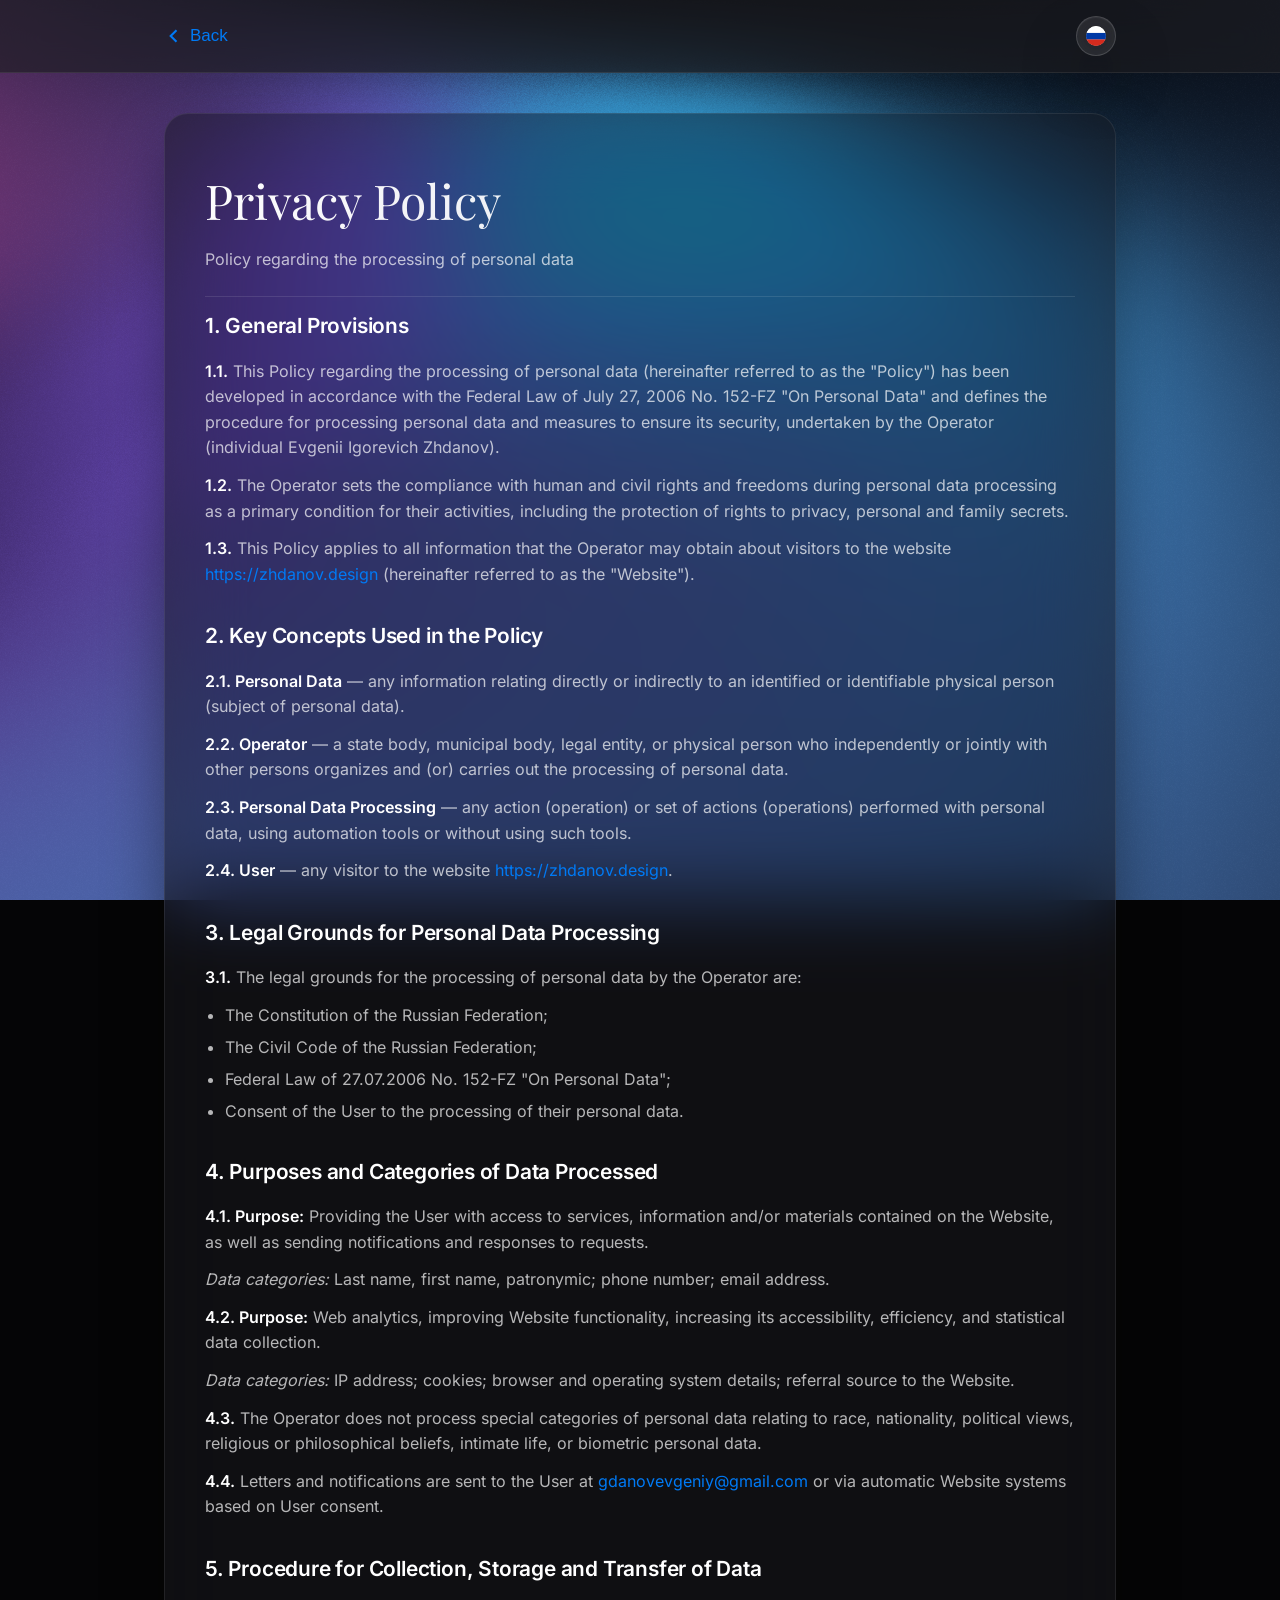
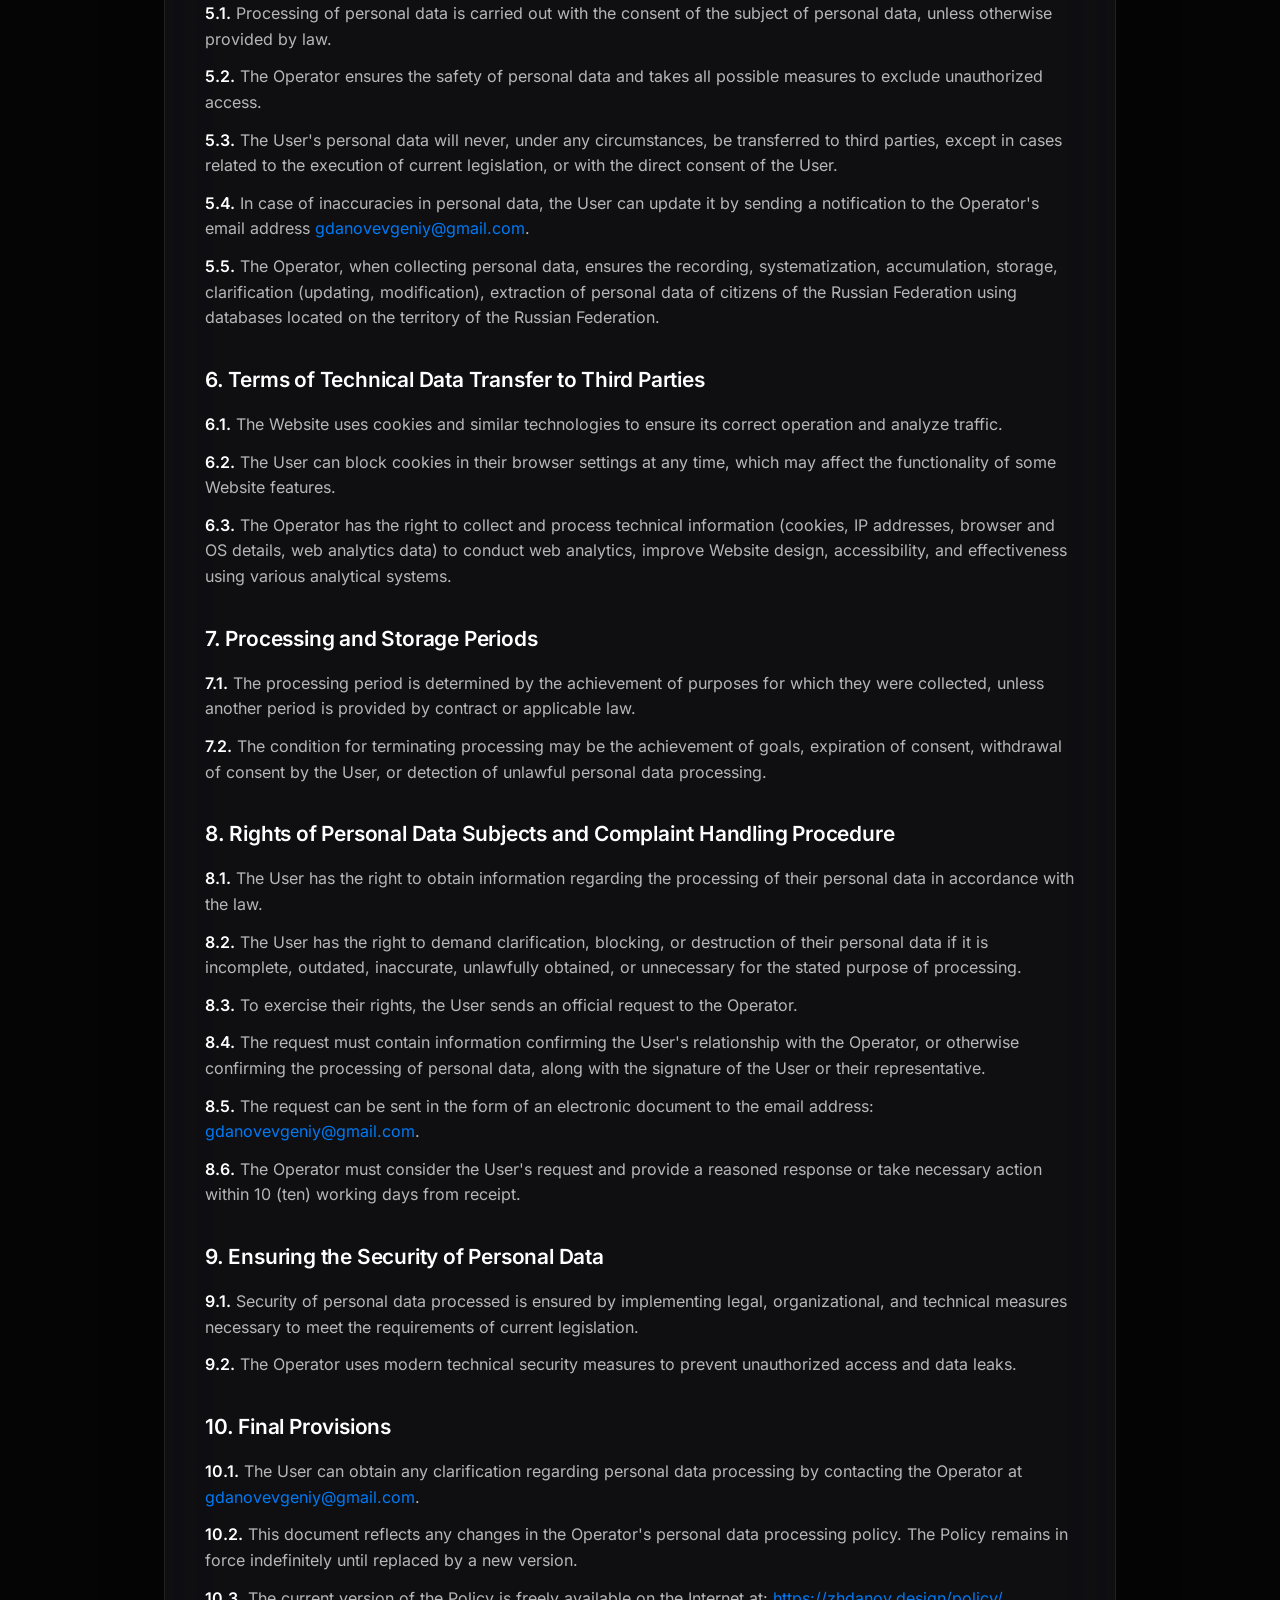
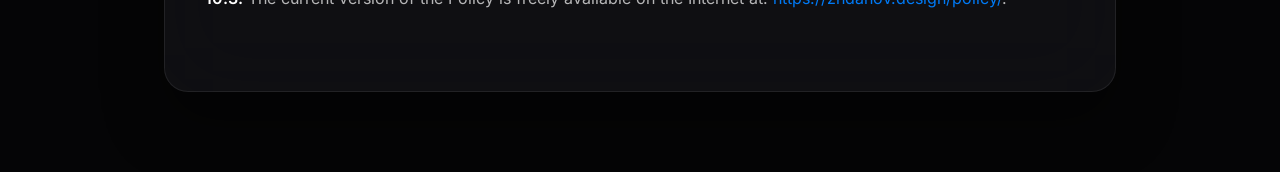
<file: policy/index.html>
<!DOCTYPE html>
<html lang="ru">

<head>
    <meta charset="UTF-8">
    <meta name="viewport" content="width=device-width, initial-scale=1.0, viewport-fit=cover">
    <meta name="description" content="Privacy Policy | Evgenii Zhdanov">
    <title>Privacy Policy | Evgenii Zhdanov</title>
    <link rel="icon" type="image/png" href="../favicon.png">
    
    <!-- Core Styles from Parent and Local Styles -->
    <link rel="stylesheet" href="../fonts.css">
    <link rel="stylesheet" href="../style.css?v=1.5">
    <link rel="stylesheet" href="./style.css">
</head>

<body class="lang-ru">
    <!-- WebGL Shader Background -->
    <canvas id="shader-bg"></canvas>

    <!-- CSS Fallback Background (shown if WebGL unavailable) -->
    <div class="gradient-bg">
        <div class="gradient-orb gradient-orb-1"></div>
        <div class="gradient-orb gradient-orb-2"></div>
        <div class="gradient-orb gradient-orb-3"></div>
        <div class="gradient-orb gradient-orb-4"></div>
    </div>

    <!-- Navigation Header -->
    <header class="policy-header">
        <div class="header-container">
            <a href="/" class="back-btn">
                <span class="back-icon">
                    <svg viewBox="0 0 24 24" fill="none" stroke="currentColor" stroke-width="2.5">
                        <path d="M15 19l-7-7 7-7" />
                    </svg>
                </span>
                <span class="back-label" data-i18n="back">Back</span>
            </a>
            
            <button class="lang-btn" aria-label="Switch Language">
                <span class="lang-icon">
                    <!-- Ru Flag (Default target) -->
                    <svg viewBox="0 0 24 24" fill="none" xmlns="http://www.w3.org/2000/svg">
                        <rect width="24" height="24" rx="12" fill="#F5F5F5" />
                        <path d="M24 16C24 20.4183 20.4183 24 16 24H8C3.58172 24 0 20.4183 0 16V16H24V16Z" fill="#D52B1E" />
                        <path d="M24 8H0V16H24V8Z" fill="#0039A6" />
                        <path d="M0 8C0 3.58172 3.58172 0 8 0H16C20.4183 0 24 3.58172 24 8V8H0V8Z" fill="white" />
                    </svg>
                </span>
            </button>
        </div>
    </header>

    <!-- Content Card -->
    <main class="policy-main">
        <article class="policy-card">
            
            <!-- RUSSIAN VERSION -->
            <div lang="ru" class="policy-content">
                <h1>Политика конфиденциальности</h1>
                <p class="policy-subtitle">Политика в отношении обработки персональных данных</p>
                
                <section>
                    <h2>1. Общие положения</h2>
                    <p><strong>1.1.</strong> Настоящая Политика в отношении обработки персональных данных (далее — «Политика») разработана в соответствии с Федеральным законом от 27.07.2006 № 152-ФЗ «О персональных данных» и определяет порядок обработки персональных данных и меры по обеспечению их безопасности, предпринимаемые Оператором (физическим лицом Ждановым Евгением Игоревичем).</p>
                    <p><strong>1.2.</strong> Оператор ставит важнейшей целью и условием осуществления своей деятельности соблюдение прав и свобод человека и гражданина при обработке его персональных данных, в том числе защиты прав на неприкосновенность частной жизни, личную и семейную тайну.</p>
                    <p><strong>1.3.</strong> Настоящая Политика применяется ко всей информации, которую Оператор может получить о посетителях веб-сайта <a href="https://zhdanov.design">https://zhdanov.design</a> (далее — «Сайт»).</p>
                </section>

                <section>
                    <h2>2. Основные понятия, используемые в Политике</h2>
                    <p><strong>2.1. Персональные данные</strong> — любая информация, относящаяся к прямо или косвенно определенному или определяемому физическому лицу (субъекту персональных данных).</p>
                    <p><strong>2.2. Оператор</strong> — государственный орган, муниципальный орган, юридическое или физическое лицо, самостоятельно или совместно с другими лицами организующие и (или) осуществляющие обработку персональных данных.</p>
                    <p><strong>2.3. Обработка персональных данных</strong> — любое действие (операция) или совокупность действий (операций), совершаемых с использованием средств автоматизации или без использования таких средств с персональными данными.</p>
                    <p><strong>2.4. Пользователь</strong> — любой посетитель веб-сайта <a href="https://zhdanov.design">https://zhdanov.design</a>.</p>
                </section>

                <section>
                    <h2>3. Правовые основания обработки персональных данных</h2>
                    <p><strong>3.1.</strong> Правовыми основаниями обработки персональных данных Оператором являются:</p>
                    <ul>
                        <li>Конституция Российской Федерации;</li>
                        <li>Гражданский кодекс Российской Федерации;</li>
                        <li>Федеральный закон от 27.07.2006 № 152-ФЗ «О персональных данных»;</li>
                        <li>Согласие Пользователя на обработку его персональных данных.</li>
                    </ul>
                </section>

                <section>
                    <h2>4. Цели и категории обрабатываемых данных</h2>
                    <p><strong>4.1. Цель:</strong> Предоставление доступа Пользователю к сервисам, информации и/или материалам, содержащимся на Сайте, а также направление уведомлений и ответов на запросы.</p>
                    <p><em>Категории данных:</em> Фамилия, имя, отчество; номер телефона; адрес электронной почты (email).</p>
                    <p><strong>4.2. Цель:</strong> Проведение веб-аналитики, улучшение работы Сайта, повышение его доступности, эффективности и сбор статистических данных.</p>
                    <p><em>Категории данных:</em> IP-адрес; файлы cookie; сведения о браузере и операционной системе; источник перехода на Сайт.</p>
                    <p><strong>4.3.</strong> Оператор не осуществляет обработку специальных категорий персональных данных, касающихся расовой, национальной принадлежности, политических взглядов, религиозных или философских убеждений, интимной жизни, а также биометрических персональных данных.</p>
                    <p><strong>4.4.</strong> Направление Пользователю писем и уведомлений осуществляется на адрес электронной почты <a href="mailto:gdanovevgeniy@gmail.com">gdanovevgeniy@gmail.com</a> или автоматическими сервисами Сайта на основании согласия Пользователя.</p>
                </section>

                <section>
                    <h2>5. Порядок сбора, хранения и передачи данных</h2>
                    <p><strong>5.1.</strong> Обработка персональных данных осуществляется с согласия субъекта персональных данных на обработку его персональных данных, если иное не предусмотрено законодательством РФ.</p>
                    <p><strong>5.2.</strong> Оператор обеспечивает сохранность персональных данных и принимает все возможные меры, исключающие доступ к персональным данным неуполномоченных лиц.</p>
                    <p><strong>5.3.</strong> Персональные данные Пользователя никогда, ни при каких условиях не будут переданы третьим лицам, за исключением случаев, связанных с исполнением действующего законодательства, либо при наличии прямого согласия Пользователя.</p>
                    <p><strong>5.4.</strong> В случае выявления неточностей в персональных данных, Пользователь может актуализировать их самостоятельно, путем направления Оператору уведомления на адрес электронной почты <a href="mailto:gdanovevgeniy@gmail.com">gdanovevgeniy@gmail.com</a>.</p>
                    <p><strong>5.5.</strong> Оператор при сборе персональных данных обеспечивает запись, систематизацию, накопление, хранение, уточнение (обновление, изменение), извлечение персональных данных граждан Российской Федерации с использованием баз данных, находящихся на территории Российской Федерации.</p>
                </section>

                <section>
                    <h2>6. Условия передачи технических данных третьим лицам</h2>
                    <p><strong>6.1.</strong> На Сайте используются файлы cookie и аналогичные технологии для обеспечения его корректной работы и анализа посещаемости.</p>
                    <p><strong>6.2.</strong> Пользователь может в любой момент изменить настройки своего браузера, чтобы заблокировать файлы cookie, однако это может повлиять на работоспособность некоторых функций Сайта.</p>
                    <p><strong>6.3.</strong> Оператор вправе осуществлять сбор и обработку технической информации (файлов cookie, IP-адресов, данных о браузере и операционной системе, данных веб-аналитики) с целью проведения веб-аналитики, улучшения работы Сайта, повышения его доступности и эффективности с использованием различных систем аналитики.</p>
                </section>

                <section>
                    <h2>7. Сроки обработки и хранения</h2>
                    <p><strong>7.1.</strong> Срок обработки персональных данных определяется достижением целей, для которых они были собраны, если иной срок не предусмотрен договором или действующим законодательством.</p>
                    <p><strong>7.2.</strong> Условием прекращения обработки персональных данных может являться достижение целей обработки персональных данных, истечение срока действия согласия или отзыв согласия Пользователем, а также выявление неправомерной обработки персональных данных.</p>
                </section>

                <section>
                    <h2>8. Права субъектов персональных данных и порядок рассмотрения обращений</h2>
                    <p><strong>8.1.</strong> Пользователь имеет право на получение информации, касающейся обработки его персональных данных, в соответствии с ФЗ № 152 «О персональных данных».</p>
                    <p><strong>8.2.</strong> Пользователь имеет право требовать от Оператора уточнения его персональных данных, их блокирования или уничтожения в случае, если персональные данные являются неполными, устаревшими, неточными, незаконно полученными или не являются необходимыми для заявленной цели обработки.</p>
                    <p><strong>8.3.</strong> Для реализации своих прав Пользователь направляет Оператору официальный запрос.</p>
                    <p><strong>8.4.</strong> Запрос должен содержать сведения, подтверждающие участие Пользователя в отношениях с Оператором, либо сведения, иным образом подтверждающие факт обработки персональных данных Оператором, подпись Пользователя или его представителя.</p>
                    <p><strong>8.5.</strong> Запрос может быть направлен в форме электронного документа на адрес электронной почты: <a href="mailto:gdanovevgeniy@gmail.com">gdanovevgeniy@gmail.com</a>.</p>
                    <p><strong>8.6.</strong> Оператор обязан рассмотреть запрос Пользователя, дать мотивированный ответ или принять необходимые меры в течение 10 (десяти) рабочих дней со дня получения такого запроса.</p>
                </section>

                <section>
                    <h2>9. Обеспечение безопасности персональных данных</h2>
                    <p><strong>9.1.</strong> Безопасность персональных данных, обрабатываемых Оператором, обеспечивается путем реализации правовых, организационных и технических мер, необходимых для выполнения в полном объеме требований действующего законодательства в области защиты персональных данных.</p>
                    <p><strong>9.2.</strong> Оператор применяет современные технические методы защиты для предотвращения несанкционированного доступа и утечек информации.</p>
                </section>

                <section>
                    <h2>10. Заключительные положения</h2>
                    <p><strong>10.1.</strong> Пользователь может получить любые разъяснения по интересующим вопросам, касающимся обработки его персональных данных, обратившись к Оператору с помощью электронной почты <a href="mailto:gdanovevgeniy@gmail.com">gdanovevgeniy@gmail.com</a>.</p>
                    <p><strong>10.2.</strong> Настоящий документ отражает любые изменения политики обработки персональных данных Оператором. Политика действует бессрочно до замены ее новой версией.</p>
                    <p><strong>10.3.</strong> Действующая версия Политики в свободном доступе расположена в сети Интернет по адресу: <a href="https://zhdanov.design/policy/">https://zhdanov.design/policy/</a>.</p>
                </section>
            </div>

            <!-- ENGLISH VERSION -->
            <div lang="en" class="policy-content">
                <h1>Privacy Policy</h1>
                <p class="policy-subtitle">Policy regarding the processing of personal data</p>
                
                <section>
                    <h2>1. General Provisions</h2>
                    <p><strong>1.1.</strong> This Policy regarding the processing of personal data (hereinafter referred to as the "Policy") has been developed in accordance with the Federal Law of July 27, 2006 No. 152-FZ "On Personal Data" and defines the procedure for processing personal data and measures to ensure its security, undertaken by the Operator (individual Evgenii Igorevich Zhdanov).</p>
                    <p><strong>1.2.</strong> The Operator sets the compliance with human and civil rights and freedoms during personal data processing as a primary condition for their activities, including the protection of rights to privacy, personal and family secrets.</p>
                    <p><strong>1.3.</strong> This Policy applies to all information that the Operator may obtain about visitors to the website <a href="https://zhdanov.design">https://zhdanov.design</a> (hereinafter referred to as the "Website").</p>
                </section>

                <section>
                    <h2>2. Key Concepts Used in the Policy</h2>
                    <p><strong>2.1. Personal Data</strong> — any information relating directly or indirectly to an identified or identifiable physical person (subject of personal data).</p>
                    <p><strong>2.2. Operator</strong> — a state body, municipal body, legal entity, or physical person who independently or jointly with other persons organizes and (or) carries out the processing of personal data.</p>
                    <p><strong>2.3. Personal Data Processing</strong> — any action (operation) or set of actions (operations) performed with personal data, using automation tools or without using such tools.</p>
                    <p><strong>2.4. User</strong> — any visitor to the website <a href="https://zhdanov.design">https://zhdanov.design</a>.</p>
                </section>

                <section>
                    <h2>3. Legal Grounds for Personal Data Processing</h2>
                    <p><strong>3.1.</strong> The legal grounds for the processing of personal data by the Operator are:</p>
                    <ul>
                        <li>The Constitution of the Russian Federation;</li>
                        <li>The Civil Code of the Russian Federation;</li>
                        <li>Federal Law of 27.07.2006 No. 152-FZ "On Personal Data";</li>
                        <li>Consent of the User to the processing of their personal data.</li>
                    </ul>
                </section>

                <section>
                    <h2>4. Purposes and Categories of Data Processed</h2>
                    <p><strong>4.1. Purpose:</strong> Providing the User with access to services, information and/or materials contained on the Website, as well as sending notifications and responses to requests.</p>
                    <p><em>Data categories:</em> Last name, first name, patronymic; phone number; email address.</p>
                    <p><strong>4.2. Purpose:</strong> Web analytics, improving Website functionality, increasing its accessibility, efficiency, and statistical data collection.</p>
                    <p><em>Data categories:</em> IP address; cookies; browser and operating system details; referral source to the Website.</p>
                    <p><strong>4.3.</strong> The Operator does not process special categories of personal data relating to race, nationality, political views, religious or philosophical beliefs, intimate life, or biometric personal data.</p>
                    <p><strong>4.4.</strong> Letters and notifications are sent to the User at <a href="mailto:gdanovevgeniy@gmail.com">gdanovevgeniy@gmail.com</a> or via automatic Website systems based on User consent.</p>
                </section>

                <section>
                    <h2>5. Procedure for Collection, Storage and Transfer of Data</h2>
                    <p><strong>5.1.</strong> Processing of personal data is carried out with the consent of the subject of personal data, unless otherwise provided by law.</p>
                    <p><strong>5.2.</strong> The Operator ensures the safety of personal data and takes all possible measures to exclude unauthorized access.</p>
                    <p><strong>5.3.</strong> The User's personal data will never, under any circumstances, be transferred to third parties, except in cases related to the execution of current legislation, or with the direct consent of the User.</p>
                    <p><strong>5.4.</strong> In case of inaccuracies in personal data, the User can update it by sending a notification to the Operator's email address <a href="mailto:gdanovevgeniy@gmail.com">gdanovevgeniy@gmail.com</a>.</p>
                    <p><strong>5.5.</strong> The Operator, when collecting personal data, ensures the recording, systematization, accumulation, storage, clarification (updating, modification), extraction of personal data of citizens of the Russian Federation using databases located on the territory of the Russian Federation.</p>
                </section>

                <section>
                    <h2>6. Terms of Technical Data Transfer to Third Parties</h2>
                    <p><strong>6.1.</strong> The Website uses cookies and similar technologies to ensure its correct operation and analyze traffic.</p>
                    <p><strong>6.2.</strong> The User can block cookies in their browser settings at any time, which may affect the functionality of some Website features.</p>
                    <p><strong>6.3.</strong> The Operator has the right to collect and process technical information (cookies, IP addresses, browser and OS details, web analytics data) to conduct web analytics, improve Website design, accessibility, and effectiveness using various analytical systems.</p>
                </section>

                <section>
                    <h2>7. Processing and Storage Periods</h2>
                    <p><strong>7.1.</strong> The processing period is determined by the achievement of purposes for which they were collected, unless another period is provided by contract or applicable law.</p>
                    <p><strong>7.2.</strong> The condition for terminating processing may be the achievement of goals, expiration of consent, withdrawal of consent by the User, or detection of unlawful personal data processing.</p>
                </section>

                <section>
                    <h2>8. Rights of Personal Data Subjects and Complaint Handling Procedure</h2>
                    <p><strong>8.1.</strong> The User has the right to obtain information regarding the processing of their personal data in accordance with the law.</p>
                    <p><strong>8.2.</strong> The User has the right to demand clarification, blocking, or destruction of their personal data if it is incomplete, outdated, inaccurate, unlawfully obtained, or unnecessary for the stated purpose of processing.</p>
                    <p><strong>8.3.</strong> To exercise their rights, the User sends an official request to the Operator.</p>
                    <p><strong>8.4.</strong> The request must contain information confirming the User's relationship with the Operator, or otherwise confirming the processing of personal data, along with the signature of the User or their representative.</p>
                    <p><strong>8.5.</strong> The request can be sent in the form of an electronic document to the email address: <a href="mailto:gdanovevgeniy@gmail.com">gdanovevgeniy@gmail.com</a>.</p>
                    <p><strong>8.6.</strong> The Operator must consider the User's request and provide a reasoned response or take necessary action within 10 (ten) working days from receipt.</p>
                </section>

                <section>
                    <h2>9. Ensuring the Security of Personal Data</h2>
                    <p><strong>9.1.</strong> Security of personal data processed is ensured by implementing legal, organizational, and technical measures necessary to meet the requirements of current legislation.</p>
                    <p><strong>9.2.</strong> The Operator uses modern technical security measures to prevent unauthorized access and data leaks.</p>
                </section>

                <section>
                    <h2>10. Final Provisions</h2>
                    <p><strong>10.1.</strong> The User can obtain any clarification regarding personal data processing by contacting the Operator at <a href="mailto:gdanovevgeniy@gmail.com">gdanovevgeniy@gmail.com</a>.</p>
                    <p><strong>10.2.</strong> This document reflects any changes in the Operator's personal data processing policy. The Policy remains in force indefinitely until replaced by a new version.</p>
                    <p><strong>10.3.</strong> The current version of the Policy is freely available on the Internet at: <a href="https://zhdanov.design/policy/">https://zhdanov.design/policy/</a>.</p>
                </section>
            </div>

        </article>
    </main>

    <!-- Scripts -->
    <script src="../shader-bg.js?v=1.1"></script>
    <script src="./script.js"></script>
</body>

</html>
</file>
<file: fonts.css>
/* ==========================================================================
   Self-Hosted Google Fonts — SIL Open Font License
   Eliminates all external requests to fonts.googleapis.com / fonts.gstatic.com
   for full compliance with Russian 152-FZ and GDPR.
   ========================================================================== */

/* ── Cormorant Garamond ─────────────────────────────────────────────────── */

/* Cyrillic */
@font-face {
    font-family: 'Cormorant Garamond';
    font-style: normal;
    font-weight: 400;
    font-display: swap;
    src: url(assets/fonts/cg-regular-cyr.woff2) format('woff2');
    unicode-range: U+0301, U+0400-045F, U+0490-0491, U+04B0-04B1, U+2116;
}

/* Latin */
@font-face {
    font-family: 'Cormorant Garamond';
    font-style: normal;
    font-weight: 400;
    font-display: swap;
    src: url(assets/fonts/cg-regular-lat.woff2) format('woff2');
    unicode-range: U+0000-00FF, U+0131, U+0152-0153, U+02BB-02BC, U+02C6, U+02DA, U+02DC, U+0304, U+0308, U+0329, U+2000-206F, U+20AC, U+2122, U+2191, U+2193, U+2212, U+2215, U+FEFF, U+FFFD;
}

/* Cyrillic — 500 */
@font-face {
    font-family: 'Cormorant Garamond';
    font-style: normal;
    font-weight: 500;
    font-display: swap;
    src: url(assets/fonts/cg-500-cyr.woff2) format('woff2');
    unicode-range: U+0301, U+0400-045F, U+0490-0491, U+04B0-04B1, U+2116;
}

/* Latin — 500 */
@font-face {
    font-family: 'Cormorant Garamond';
    font-style: normal;
    font-weight: 500;
    font-display: swap;
    src: url(assets/fonts/cg-regular-lat.woff2) format('woff2');
    unicode-range: U+0000-00FF, U+0131, U+0152-0153, U+02BB-02BC, U+02C6, U+02DA, U+02DC, U+0304, U+0308, U+0329, U+2000-206F, U+20AC, U+2122, U+2191, U+2193, U+2212, U+2215, U+FEFF, U+FFFD;
}

/* Cyrillic — 600 */
@font-face {
    font-family: 'Cormorant Garamond';
    font-style: normal;
    font-weight: 600;
    font-display: swap;
    src: url(assets/fonts/cg-600-cyr.woff2) format('woff2');
    unicode-range: U+0301, U+0400-045F, U+0490-0491, U+04B0-04B1, U+2116;
}

/* Latin — 600 */
@font-face {
    font-family: 'Cormorant Garamond';
    font-style: normal;
    font-weight: 600;
    font-display: swap;
    src: url(assets/fonts/cg-regular-lat.woff2) format('woff2');
    unicode-range: U+0000-00FF, U+0131, U+0152-0153, U+02BB-02BC, U+02C6, U+02DA, U+02DC, U+0304, U+0308, U+0329, U+2000-206F, U+20AC, U+2122, U+2191, U+2193, U+2212, U+2215, U+FEFF, U+FFFD;
}

/* Cyrillic — Italic 400 */
@font-face {
    font-family: 'Cormorant Garamond';
    font-style: italic;
    font-weight: 400;
    font-display: swap;
    src: url(assets/fonts/cg-italic-cyr.woff2) format('woff2');
    unicode-range: U+0301, U+0400-045F, U+0490-0491, U+04B0-04B1, U+2116;
}

/* Latin — Italic 400 */
@font-face {
    font-family: 'Cormorant Garamond';
    font-style: italic;
    font-weight: 400;
    font-display: swap;
    src: url(assets/fonts/cg-italic-lat.woff2) format('woff2');
    unicode-range: U+0000-00FF, U+0131, U+0152-0153, U+02BB-02BC, U+02C6, U+02DA, U+02DC, U+0304, U+0308, U+0329, U+2000-206F, U+20AC, U+2122, U+2191, U+2193, U+2212, U+2215, U+FEFF, U+FFFD;
}

/* Cyrillic — Italic 500 */
@font-face {
    font-family: 'Cormorant Garamond';
    font-style: italic;
    font-weight: 500;
    font-display: swap;
    src: url(assets/fonts/cg-italic-cyr.woff2) format('woff2');
    unicode-range: U+0301, U+0400-045F, U+0490-0491, U+04B0-04B1, U+2116;
}

/* Latin — Italic 500 */
@font-face {
    font-family: 'Cormorant Garamond';
    font-style: italic;
    font-weight: 500;
    font-display: swap;
    src: url(assets/fonts/cg-italic-lat.woff2) format('woff2');
    unicode-range: U+0000-00FF, U+0131, U+0152-0153, U+02BB-02BC, U+02C6, U+02DA, U+02DC, U+0304, U+0308, U+0329, U+2000-206F, U+20AC, U+2122, U+2191, U+2193, U+2212, U+2215, U+FEFF, U+FFFD;
}


/* ── Inter ──────────────────────────────────────────────────────────────── */

/* Cyrillic — 300 */
@font-face {
    font-family: 'Inter';
    font-style: normal;
    font-weight: 300;
    font-display: swap;
    src: url(assets/fonts/inter-300-cyr.woff2) format('woff2');
    unicode-range: U+0301, U+0400-045F, U+0490-0491, U+04B0-04B1, U+2116;
}

/* Latin — 300 */
@font-face {
    font-family: 'Inter';
    font-style: normal;
    font-weight: 300;
    font-display: swap;
    src: url(assets/fonts/inter-300-lat.woff2) format('woff2');
    unicode-range: U+0000-00FF, U+0131, U+0152-0153, U+02BB-02BC, U+02C6, U+02DA, U+02DC, U+0304, U+0308, U+0329, U+2000-206F, U+20AC, U+2122, U+2191, U+2193, U+2212, U+2215, U+FEFF, U+FFFD;
}

/* Cyrillic — 400 */
@font-face {
    font-family: 'Inter';
    font-style: normal;
    font-weight: 400;
    font-display: swap;
    src: url(assets/fonts/inter-400-cyr.woff2) format('woff2');
    unicode-range: U+0301, U+0400-045F, U+0490-0491, U+04B0-04B1, U+2116;
}

/* Latin — 400 */
@font-face {
    font-family: 'Inter';
    font-style: normal;
    font-weight: 400;
    font-display: swap;
    src: url(assets/fonts/inter-400-lat.woff2) format('woff2');
    unicode-range: U+0000-00FF, U+0131, U+0152-0153, U+02BB-02BC, U+02C6, U+02DA, U+02DC, U+0304, U+0308, U+0329, U+2000-206F, U+20AC, U+2122, U+2191, U+2193, U+2212, U+2215, U+FEFF, U+FFFD;
}

/* Cyrillic — 500 */
@font-face {
    font-family: 'Inter';
    font-style: normal;
    font-weight: 500;
    font-display: swap;
    src: url(assets/fonts/inter-500-cyr.woff2) format('woff2');
    unicode-range: U+0301, U+0400-045F, U+0490-0491, U+04B0-04B1, U+2116;
}

/* Latin — 500 */
@font-face {
    font-family: 'Inter';
    font-style: normal;
    font-weight: 500;
    font-display: swap;
    src: url(assets/fonts/inter-500-lat.woff2) format('woff2');
    unicode-range: U+0000-00FF, U+0131, U+0152-0153, U+02BB-02BC, U+02C6, U+02DA, U+02DC, U+0304, U+0308, U+0329, U+2000-206F, U+20AC, U+2122, U+2191, U+2193, U+2212, U+2215, U+FEFF, U+FFFD;
}

/* Cyrillic — 600 */
@font-face {
    font-family: 'Inter';
    font-style: normal;
    font-weight: 600;
    font-display: swap;
    src: url(assets/fonts/inter-600-cyr.woff2) format('woff2');
    unicode-range: U+0301, U+0400-045F, U+0490-0491, U+04B0-04B1, U+2116;
}

/* Latin — 600 */
@font-face {
    font-family: 'Inter';
    font-style: normal;
    font-weight: 600;
    font-display: swap;
    src: url(assets/fonts/inter-600-lat.woff2) format('woff2');
    unicode-range: U+0000-00FF, U+0131, U+0152-0153, U+02BB-02BC, U+02C6, U+02DA, U+02DC, U+0304, U+0308, U+0329, U+2000-206F, U+20AC, U+2122, U+2191, U+2193, U+2212, U+2215, U+FEFF, U+FFFD;
}


/* ── Playfair Display ───────────────────────────────────────────────────── */

/* Cyrillic — 400 */
@font-face {
    font-family: 'Playfair Display';
    font-style: normal;
    font-weight: 400;
    font-display: swap;
    src: url(assets/fonts/pf-regular-cyr.woff2) format('woff2');
    unicode-range: U+0301, U+0400-045F, U+0490-0491, U+04B0-04B1, U+2116;
}

/* Latin — 400 */
@font-face {
    font-family: 'Playfair Display';
    font-style: normal;
    font-weight: 400;
    font-display: swap;
    src: url(assets/fonts/pf-regular-lat.woff2) format('woff2');
    unicode-range: U+0000-00FF, U+0131, U+0152-0153, U+02BB-02BC, U+02C6, U+02DA, U+02DC, U+0304, U+0308, U+0329, U+2000-206F, U+20AC, U+2122, U+2191, U+2193, U+2212, U+2215, U+FEFF, U+FFFD;
}

/* Cyrillic — 500 */
@font-face {
    font-family: 'Playfair Display';
    font-style: normal;
    font-weight: 500;
    font-display: swap;
    src: url(assets/fonts/pf-regular-cyr.woff2) format('woff2');
    unicode-range: U+0301, U+0400-045F, U+0490-0491, U+04B0-04B1, U+2116;
}

/* Latin — 500 */
@font-face {
    font-family: 'Playfair Display';
    font-style: normal;
    font-weight: 500;
    font-display: swap;
    src: url(assets/fonts/pf-regular-lat.woff2) format('woff2');
    unicode-range: U+0000-00FF, U+0131, U+0152-0153, U+02BB-02BC, U+02C6, U+02DA, U+02DC, U+0304, U+0308, U+0329, U+2000-206F, U+20AC, U+2122, U+2191, U+2193, U+2212, U+2215, U+FEFF, U+FFFD;
}

/* Cyrillic — Italic 400 */
@font-face {
    font-family: 'Playfair Display';
    font-style: italic;
    font-weight: 400;
    font-display: swap;
    src: url(assets/fonts/pf-italic-cyr.woff2) format('woff2');
    unicode-range: U+0301, U+0400-045F, U+0490-0491, U+04B0-04B1, U+2116;
}

/* Latin — Italic 400 */
@font-face {
    font-family: 'Playfair Display';
    font-style: italic;
    font-weight: 400;
    font-display: swap;
    src: url(assets/fonts/pf-italic-lat.woff2) format('woff2');
    unicode-range: U+0000-00FF, U+0131, U+0152-0153, U+02BB-02BC, U+02C6, U+02DA, U+02DC, U+0304, U+0308, U+0329, U+2000-206F, U+20AC, U+2122, U+2191, U+2193, U+2212, U+2215, U+FEFF, U+FFFD;
}

/* Cyrillic — Italic 500 */
@font-face {
    font-family: 'Playfair Display';
    font-style: italic;
    font-weight: 500;
    font-display: swap;
    src: url(assets/fonts/pf-italic-cyr.woff2) format('woff2');
    unicode-range: U+0301, U+0400-045F, U+0490-0491, U+04B0-04B1, U+2116;
}

/* Latin — Italic 500 */
@font-face {
    font-family: 'Playfair Display';
    font-style: italic;
    font-weight: 500;
    font-display: swap;
    src: url(assets/fonts/pf-italic-lat.woff2) format('woff2');
    unicode-range: U+0000-00FF, U+0131, U+0152-0153, U+02BB-02BC, U+02C6, U+02DA, U+02DC, U+0304, U+0308, U+0329, U+2000-206F, U+20AC, U+2122, U+2191, U+2193, U+2212, U+2215, U+FEFF, U+FFFD;
}
</file>
<file: style.css>
/* ========================================
   CSS Variables & Design Tokens
======================================== */
:root {
    /* Colors - Moody Magenta & Cyan Theme */
    --color-bg-dark: #050506;
    --color-bg-gradient-1: #0a0a0c;
    --color-bg-gradient-2: #050506;
    --color-bg-gradient-3: #000000;
    --color-accent-orange: #e8a54b;
    --color-accent-blue: #28b4c8;
    --color-accent-cyan: #1e8ca0;
    --color-accent-purple: #b43264;
    --color-accent-pink: #a03258;
    --color-accent-teal: #1e7896;
    --color-text-primary: #ffffff;
    --color-text-secondary: rgba(255, 255, 255, 0.7);
    --color-text-muted: rgba(255, 255, 255, 0.5);

    /* Liquid Glass - Apple Style */
    /* Reduced blur for better Chrome performance */
    --glass-bg: rgba(255, 255, 255, 0.12);
    --glass-bg-hover: rgba(255, 255, 255, 0.18);
    --glass-border: rgba(255, 255, 255, 0.25);
    --glass-border-inner: rgba(255, 255, 255, 0.4);
    --glass-highlight: rgba(255, 255, 255, 0.5);
    --glass-blur: 40px;
    --glass-saturation: 180%;
    --glass-brightness: 1.1;

    /* Performance: Reduced blur values for navigation */
    --nav-blur: 12px;
    --orb-blur: 60px;

    /* Typography */
    --font-primary: 'Inter', -apple-system, BlinkMacSystemFont, sans-serif;
    --font-display: 'Playfair Display', Georgia, serif;

    /* Spacing */
    --spacing-xs: 0.5rem;
    --spacing-sm: 1rem;
    --spacing-md: 1.5rem;
    --spacing-lg: 2rem;
    --spacing-xl: 3rem;
    --spacing-2xl: 5rem;

    /* Apple-style Spring Transitions */
    --spring-bounce: cubic-bezier(0.34, 1.56, 0.64, 1);
    --spring-smooth: cubic-bezier(0.25, 0.46, 0.45, 0.94);
    --spring-snappy: cubic-bezier(0.68, -0.55, 0.265, 1.55);
    --transition-fast: 0.15s var(--spring-smooth);
    --transition-smooth: 0.4s var(--spring-smooth);
    --transition-bounce: 0.6s var(--spring-bounce);
    --transition-spring: 0.8s var(--spring-snappy);
}

/* ========================================
   Reset & Base Styles
======================================== */
*,
*::before,
*::after {
    margin: 0;
    padding: 0;
    box-sizing: border-box;
    -webkit-tap-highlight-color: transparent;
    /* Remove blue highlight on mobile */
}

html {
    font-size: 16px;
    scroll-behavior: smooth;
    min-height: -webkit-fill-available;
}

body {
    font-family: var(--font-primary);
    background-color: var(--color-bg-dark);
    color: var(--color-text-primary);
    overflow: hidden;
    height: 100vh;
    height: 100dvh;
    min-height: -webkit-fill-available;
    line-height: 1.6;
}

/* ========================================
   WebGL Shader Background Canvas
======================================== */
#shader-bg {
    position: fixed;
    top: 0;
    left: 0;
    width: 100%;
    height: 100%;
    z-index: 0;
}

/* ========================================
   CSS Fallback Background (hidden if WebGL active)
======================================== */
.gradient-bg {
    position: fixed;
    top: 0;
    left: 0;
    width: 100%;
    height: 100%;
    z-index: 0;
    overflow: hidden;
    /* Restore Original Deep Blue/Navy Base */
    background: linear-gradient(145deg,
            #050a12 0%,
            #0a1525 25%,
            #0d1a2d 50%,
            #0a1525 75%,
            #050a12 100%);
    contain: strict;
    transform: translateZ(0);
    display: none;
    /* Hidden by default — shown if WebGL unavailable */
}

/* Subtle underlying noise/tint */
.gradient-bg::before {
    content: '';
    position: absolute;
    top: 0;
    left: 0;
    width: 100%;
    height: 100%;
    background: radial-gradient(circle at 50% 50%, rgba(56, 189, 248, 0.05), transparent 60%);
    pointer-events: none;
    z-index: -2;
}

/* The Abstract Shapes (formerly orbs)
   Now styled as fluid, morphing blobs */
.gradient-orb {
    display: block;
    position: absolute;
    /* Create organic blob shapes */
    border-radius: 50%;
    /* Heavy blur to diffuse the shapes */
    filter: blur(80px);
    opacity: 0.7;
    /* Soft blending typical of liquid glass */
    mix-blend-mode: normal;
    /* Smooth transition for visual properties only - NOT transform, as JS handles movement */
    transition: opacity 1.5s ease, filter 1.5s ease;
    will-change: transform, border-radius, opacity;
}

/* Alternate Theme (Color Shift) */
.theme-alt .gradient-orb {
    filter: blur(80px) hue-rotate(140deg) saturate(1.2);
}

/* Orb 1: Sky Blue (Original Top Right) */
.gradient-orb-1 {
    width: 60vw;
    height: 50vh;
    background: linear-gradient(135deg, rgba(56, 189, 248, 0.6), rgba(14, 165, 233, 0.2));
    top: -15%;
    right: -15%;
    border-radius: 60% 40% 30% 70% / 60% 30% 70% 40%;
    animation: morphBlob 15s ease-in-out infinite alternate;
}

/* Orb 2: Violet/Purple (Original Bottom Left) */
.gradient-orb-2 {
    width: 50vw;
    height: 60vh;
    background: linear-gradient(45deg, rgba(139, 92, 246, 0.6), rgba(168, 85, 247, 0.2));
    top: 25%;
    left: -15%;
    border-radius: 30% 70% 70% 30% / 30% 30% 70% 70%;
    animation: morphBlob 12s ease-in-out infinite alternate-reverse;
}

/* Orb 3: Pink/Rose (Original Accent) */
.gradient-orb-3 {
    width: 45vw;
    height: 45vw;
    background: linear-gradient(to top, rgba(236, 72, 153, 0.5), transparent);
    bottom: -20%;
    left: 15%;
    border-radius: 50% 50% 20% 80% / 25% 80% 20% 75%;
    animation: morphBlob 18s ease-in-out infinite alternate;
    filter: blur(90px);
}

/* Orb 4: Bright Cyan (Original Top Left Accent) */
.gradient-orb-4 {
    width: 70vw;
    height: 40vh;
    background: linear-gradient(180deg, rgba(34, 211, 238, 0.4), transparent);
    top: 45%;
    right: -15%;
    transform: rotate(-15deg);
    border-radius: 40% 60% 60% 40% / 40% 40% 60% 60%;
    animation: morphBlob 20s ease-in-out infinite alternate;
    filter: blur(70px);
}

/* Animation for Organic Shape Morphing */
@keyframes morphBlob {
    0% {
        border-radius: 60% 40% 30% 70% / 60% 30% 70% 40%;
    }

    50% {
        border-radius: 30% 60% 70% 40% / 50% 60% 30% 60%;
    }

    100% {
        border-radius: 60% 30% 60% 40% / 40% 50% 60% 30%;
    }

    100% {
        border-radius: 60% 30% 60% 40% / 40% 50% 60% 30%;
    }
}

/* Organic Morph for Avatar Wrapper */
@keyframes morphOrganic {
    0% {
        border-radius: 60% 40% 30% 70% / 60% 30% 70% 40%;
    }

    25% {
        border-radius: 30% 60% 70% 40% / 50% 60% 30% 60%;
    }

    50% {
        border-radius: 60% 30% 60% 40% / 40% 50% 60% 30%;
    }

    75% {
        border-radius: 40% 60% 30% 60% / 60% 30% 70% 40%;
    }

    100% {
        border-radius: 60% 40% 30% 70% / 60% 30% 70% 40%;
    }
}

/* Slow Floating Animations to break circular movement */
@keyframes floatBlob1 {
    0% {
        transform: translate(0, 0) rotate(0deg);
    }

    100% {
        transform: translate(-5%, 5%) rotate(5deg);
    }
}

@keyframes floatBlob2 {
    0% {
        transform: translate(0, 0) scale(1);
    }

    100% {
        transform: translate(5%, -5%) scale(1.1);
    }
}

@keyframes floatBlob3 {
    0% {
        transform: translate(0, 0) rotate(0deg);
    }

    100% {
        transform: translate(-10%, 0) rotate(-10deg);
    }
}

@keyframes floatBlob4 {
    0% {
        transform: rotate(-15deg) translate(0, 0);
    }

    100% {
        transform: rotate(-12deg) translate(-5%, 10%);
    }
}

.noise-overlay {
    position: absolute;
    top: 0;
    left: 0;
    width: 100%;
    height: 100%;
    opacity: 0.15;
    pointer-events: none;
    z-index: 1;
    filter: url(#noiseFilter);
    /* Improve performance */
    transform: translate3d(0, 0, 0);
}

/* ========================================
   Main Content
======================================== */
.main-content {
    position: relative;
    z-index: 1;
    height: 100vh;
    height: 100dvh;
}

.section {
    position: absolute;
    top: 0;
    left: 0;
    width: 100%;
    height: 100vh;
    height: 100dvh;
    overflow-y: auto;
    overflow-x: hidden;
    display: flex;
    flex-direction: column;
    padding: var(--spacing-xl);
    padding-top: calc(var(--spacing-xl) + env(safe-area-inset-top, 0px));
    padding-bottom: calc(120px + env(safe-area-inset-bottom, 0px));
    /* Space for nav */
    box-sizing: border-box;
    opacity: 0;
    transform: translateY(30px);
    transition: opacity 0.6s ease, transform 0.6s ease;
    display: none;
}

.section.active {
    opacity: 1;
    transform: translateY(0);
    display: flex;
}

.section-content {
    max-width: 1200px;
    width: 100%;
    margin: auto;
    /* Vertically center content safely */
}

.section-title {
    font-family: var(--font-display);
    font-size: clamp(2.5rem, 6vw, 4rem);
    font-weight: 400;
    margin-bottom: var(--spacing-xl);
    background: linear-gradient(135deg, var(--color-text-primary) 0%, var(--color-text-secondary) 100%);
    -webkit-background-clip: text;
    -webkit-text-fill-color: transparent;
    background-clip: text;
}

/* ========================================
   Custom Scrollbar & Smooth Scroll
======================================== */
::-webkit-scrollbar {
    width: 10px;
    background: var(--color-bg-dark);
}

::-webkit-scrollbar-thumb {
    background: #333;
    border-radius: 5px;
    border: 2px solid var(--color-bg-dark);
}

::-webkit-scrollbar-thumb:hover {
    background: #555;
}

html,
body {
    scroll-behavior: smooth !important;
}

/* ========================================
   Timeline Component (Centered & Refined)
======================================== */
.timeline-container {
    width: 100%;
    margin-top: var(--spacing-2xl);
    padding-bottom: var(--spacing-2xl);
    position: relative;
    max-width: 90rem;
    /* Increased max-width for spacing */
    margin-left: auto;
    margin-right: auto;
}

.timeline-header {
    margin: 0 auto;
    padding: 0 var(--spacing-lg) var(--spacing-xl);
    max-width: 80rem;
    text-align: center;
    /* Center header too */
}

.timeline-heading {
    font-size: clamp(2rem, 5vw, 3.5rem);
    margin-bottom: var(--spacing-sm);
    color: var(--color-text-primary);
}

.timeline-subheading {
    color: var(--color-text-secondary);
    font-size: clamp(0.9rem, 1.5vw, 1.1rem);
    max-width: 600px;
    margin: 0 auto;
}

.timeline-wrapper {
    position: relative;
    padding-top: var(--spacing-xl);
}

/* 
   Line & Beam Layout 
   Centered absolutely
*/
.timeline-line-container {
    position: absolute;
    left: 20px;
    /* Mobile: Left aligned */
    top: 0;
    bottom: 0px;
    width: 2px;
    overflow: hidden;
    z-index: 1;
}

@media (min-width: 768px) {
    .timeline-line-container {
        left: 50%;
        margin-left: -1px;
        /* Center perfectly */
    }
}

.timeline-line-background {
    width: 100%;
    height: 100%;
    background: linear-gradient(to bottom, transparent 0%, rgba(255, 255, 255, 0.1) 10%, rgba(255, 255, 255, 0.1) 90%, transparent 100%);
    mask-image: linear-gradient(to bottom, transparent 0%, black 10%, black 90%, transparent 100%);
    -webkit-mask-image: linear-gradient(to bottom, transparent 0%, black 10%, black 90%, transparent 100%);
}

.timeline-line-progress {
    position: absolute;
    top: 0;
    left: 0;
    width: 100%;
    height: 0%;
    /* Beam Gradient: Purple -> Blue -> Fade */
    background: linear-gradient(to top, var(--color-accent-purple) 0%, var(--color-accent-blue) 50%, transparent 100%);
    box-shadow: 0 0 20px 2px var(--color-accent-blue);
    border-radius: 9999px;
    transition: height 0.05s linear;

    /* Soften the bottom edge so it dissolves */
    mask-image: linear-gradient(to bottom, black 85%, transparent 100%);
    -webkit-mask-image: linear-gradient(to bottom, black 85%, transparent 100%);
}

/* Timeline Item Layout */
.timeline-item {
    display: flex;
    flex-direction: column;
    /* Mobile default */
    justify-content: flex-start;
    padding-top: 40px;
    position: relative;
    margin-bottom: var(--spacing-2xl);
    z-index: 2;
    /* Above line */
}

@media (min-width: 768px) {
    .timeline-item {
        flex-direction: row;
        justify-content: center;
        width: 100%;
    }
}

/* 
   Left Column: Sticky Year + Dot
*/
.timeline-left {
    display: flex;
    flex-direction: row;
    align-items: flex-start;
    position: sticky;
    top: 15vh;
    /* Stick position */
    align-self: flex-start;
    z-index: 10;
    width: 100%;
    /* Mobile: Full width */
}

@media (min-width: 768px) {
    .timeline-left {
        width: 50%;
        /* Half width */
        justify-content: flex-end;
        /* Align content to center line */
        padding-right: 60px;
        /* Space from line */
        text-align: right;
        /* Align text to line */
    }
}

/* The Dot */
.timeline-dot {
    width: 20px;
    height: 20px;
    border-radius: 50%;
    background: #000;
    /* Dark center */
    border: 2px solid rgba(255, 255, 255, 0.2);
    margin-left: 11px;
    /* Mobile positioning */
    flex-shrink: 0;
    box-shadow: 0 0 0 4px #050506;
    transition: all 0.5s cubic-bezier(0.175, 0.885, 0.32, 1.275);
}

.timeline-dot.active {
    background: var(--color-accent-blue);
    border-color: var(--color-accent-blue);
    box-shadow: 0 0 20px var(--color-accent-blue), 0 0 40px var(--color-accent-purple);
    transform: scale(1.2);
}

@media (min-width: 768px) {
    .timeline-dot {
        width: 24px;
        height: 24px;
        position: absolute;
        right: -12px;
        /* Center on the right edge of left column (which aligns with center line) */
        top: 10px;
        /* Align with text top approximately */
        margin-left: 0;
    }
}

/* The Year Title */
.timeline-year-title {
    display: none;
    /* Hidden on mobile */
    font-size: 5rem;
    /* Large font */
    font-weight: 700;
    color: rgba(255, 255, 255, 0.1);
    line-height: 1;
    margin: 0;
    transition: color 0.3s ease;
}

.timeline-dot.active+.timeline-year-title {
    color: rgba(255, 255, 255, 0.8);
    /* Light up year too */
}

/* We need to re-order HTML slightly via Flex order or just structure to make sure Dot and Year interact well or just target parent */
/* Actually, CSS selector .timeline-dot.active + .timeline-year-title works if they are siblings. */

@media (min-width: 768px) {
    .timeline-year-title {
        display: block;
    }
}

/* 
   Right Column: Content
*/
.timeline-right {
    position: relative;
    padding-left: 50px;
    /* Space for mobile dot */
    padding-right: 20px;
    width: 100%;
}

@media (min-width: 768px) {
    .timeline-right {
        width: 50%;
        padding-left: 60px;
        /* Space from line */
        padding-right: 0;
    }
}

.timeline-year-mobile {
    display: block;
    font-size: 2rem;
    font-weight: 700;
    color: rgba(255, 255, 255, 0.3);
    margin-bottom: var(--spacing-sm);
    margin-top: -10px;
}

@media (min-width: 768px) {
    .timeline-year-mobile {
        display: none;
    }
}

.timeline-text {
    color: var(--color-text-secondary);
    font-size: 1.1rem;
    margin-bottom: var(--spacing-lg);
    line-height: 1.6;
    max-width: 600px;
}

.mb-4 {
    margin-bottom: 1rem;
}

/* Grid Images */
.timeline-grid {
    display: grid;
    grid-template-columns: repeat(2, 1fr);
    gap: 1.5rem;
}

.timeline-img {
    width: 100%;
    height: auto;
    border-radius: 16px;
    object-fit: cover;
    aspect-ratio: 16/10;

    background: rgba(255, 255, 255, 0.03);
    border: 1px solid rgba(255, 255, 255, 0.1);

    box-shadow:
        0 0 24px rgba(34, 42, 53, 0.1),
        0 1px 1px rgba(0, 0, 0, 0.1),
        inset 0 1px 0 rgba(255, 255, 255, 0.1);

    transition: transform 0.3s ease;
}

.timeline-img:hover {
    transform: translateY(-5px);
    border-color: rgba(255, 255, 255, 0.3);
}

/* Checklist */
.timeline-checklist {
    margin-bottom: var(--spacing-lg);
    display: flex;
    flex-direction: column;
    gap: 12px;
}

.check-item {
    font-size: 1rem;
    color: var(--color-text-muted);
    display: flex;
    align-items: center;
    gap: 12px;
}

/* ========================================
   Hero Section
======================================== */
.hero-section {
    padding: var(--spacing-2xl);
}

.hero-content {
    max-width: 1400px;
    width: 100%;
}

.hero-main-layout {
    display: flex;
    align-items: center;
    justify-content: flex-end;
    /* Push to right but keep tight */
    gap: var(--spacing-xl);
    width: 100%;
    position: relative;
    padding-right: 5vw;
    /* Breathing room from edge */
}

.hero-avatar-wrapper {
    flex-shrink: 0;
    position: relative;
    padding: 1px;
    /* Rim border */
    background: linear-gradient(135deg, rgba(255, 255, 255, 0.1) 0%, rgba(255, 255, 255, 0.05) 50%, rgba(255, 255, 255, 0.0) 100%);
    border-radius: 60% 40% 30% 70% / 60% 30% 70% 40%;
    /* Organic Static Shape */
    backdrop-filter: blur(20px);
    -webkit-backdrop-filter: blur(20px);

    /* Animation Removed */
    /* animation: morphOrganic 12s ease-in-out infinite; */
    /* will-change: border-radius; */

    transition: transform 0.2s ease-out;
    box-shadow:
        0 40px 80px rgba(0, 0, 0, 0.4),
        inset 0 0 0 1px rgba(255, 255, 255, 0.1);
    overflow: hidden;

    /* Positioning Refined (matching screenshot) */
    margin-left: -5vw;
    margin-top: 2vh;
}

.hero-avatar-glare {
    position: absolute;
    top: 0;
    left: 0;
    width: 200%;
    height: 200%;
    background: radial-gradient(circle at var(--gx, 50%) var(--gy, 50%),
            rgba(255, 255, 255, 0.15) 0%,
            rgba(255, 255, 255, 0.05) 20%,
            transparent 50%);
    pointer-events: none;
    z-index: 2;
    mix-blend-mode: overlay;
    transform: translate(-25%, -25%);
}

.hero-avatar {
    width: clamp(280px, 25vw, 450px);
    height: clamp(380px, 35vw, 650px);
    /* Taller aspect ratio */
    border-radius: inherit;
    object-fit: cover;
    object-position: 70% center;
    /* Keep face well-presented based on reference */
    display: block;
    position: relative;
    z-index: 1;
    filter: contrast(1.05) brightness(0.95);
    transition: transform 0.2s ease-out;
}

.hero-title {
    font-family: var(--font-primary);
    font-weight: 300;
    font-size: clamp(3rem, 10vw, 12rem);
    line-height: 0.95;
    letter-spacing: -0.03em;
    margin-bottom: var(--spacing-2xl);
    flex: 1;
}

.title-line {
    display: block;
}

.title-accent {
    font-family: var(--font-display);
    font-style: italic;
    font-weight: 400;
    color: var(--color-accent-orange);
    display: inline-block;
    margin-left: 40%;
    margin-top: -0.2em;
    font-size: 0.6em;
}

.hero-info {
    display: flex;
    gap: var(--spacing-xl);
    flex-wrap: wrap;
    margin-top: var(--spacing-xl);
}

.info-group {
    display: flex;
    flex-direction: column;
    gap: var(--spacing-xs);
}

.info-label {
    font-size: 0.7rem;
    letter-spacing: 0.1em;
    color: var(--color-text-muted);
    text-transform: uppercase;
}

.info-value {
    font-size: 0.75rem;
    letter-spacing: 0.05em;
    color: var(--color-text-secondary);
    text-transform: uppercase;
}

/* ========================================
   Works Section (Categories)
/* Works section must NEVER scroll on desktop. Cards compress to fit. */
.works-section {
    overflow: hidden !important;
}

.works-section .section-content {
    margin-top: 0;
    margin-bottom: 0px;
    height: 100%;
    display: flex;
    flex-direction: column;
}

.works-grid {
    display: grid;
    grid-template-columns: repeat(3, 1fr);
    gap: var(--spacing-lg);
    flex: 1;
    /* Take up remaining height */
    min-height: 0;
    /* Allow infinite shrinking */
    max-height: 750px;
    /* User request: max height 750px on QHD */
    margin-bottom: 0px;
    align-items: stretch;
}

.work-category-card {
    position: relative;
    border-radius: 32px;
    /* Smoother, more elegant roundness */
    padding: 32px 28px 28px 28px;
    overflow: hidden;
    height: 100%;
    min-height: 0;
    /* Allow shrinking */
    display: flex;
    flex-direction: column;
    justify-content: flex-end;

    background: #0c0809;
    background-clip: padding-box;
    /* Bright glowing golden border */
    border: 2px solid rgba(255, 226, 173, 0.35);

    /* Glowing effect matching the border color */
    box-shadow:
        0 20px 50px rgba(0, 0, 0, 0.5),
        0 0 20px rgba(255, 226, 173, 0.15),
        0 0 50px rgba(255, 226, 173, 0.08),
        0 0 100px rgba(255, 226, 173, 0.04),
        inset 0 0 30px rgba(255, 226, 173, 0.07),
        inset 0 0 60px rgba(255, 226, 173, 0.03);

    transition: transform var(--transition-bounce), box-shadow var(--transition-smooth), border-color var(--transition-smooth);
    cursor: pointer;
    transform: translateZ(0);
    will-change: transform;
}

/* Soft blur on card edges — blur only, no darkening */
.work-category-card::before {
    content: '';
    position: absolute;
    inset: 0;
    z-index: 3;
    pointer-events: none;
    border-radius: 32px;
    backdrop-filter: blur(0px);
    -webkit-backdrop-filter: blur(0px);
    mask-image: radial-gradient(ellipse 85% 85% at center, transparent 70%, black 100%);
    -webkit-mask-image: radial-gradient(ellipse 85% 85% at center, transparent 70%, black 100%);
}

.work-category-card:hover {
    transform: translateY(-6px);
    border-color: rgba(255, 226, 173, 0.8);
    box-shadow:
        0 30px 60px rgba(0, 0, 0, 0.6),
        0 0 30px rgba(255, 226, 173, 0.2),
        0 0 70px rgba(255, 226, 173, 0.12),
        0 0 120px rgba(255, 226, 173, 0.06),
        inset 0 0 40px rgba(255, 226, 173, 0.1),
        inset 0 0 80px rgba(255, 226, 173, 0.04);
}

/* Background Canvas Layer */
.category-bg-canvas {
    position: absolute;
    inset: 0;
    z-index: 0;
    pointer-events: none;
}

/* DOM-based Code Container specific styles */
.code-bg-container {
    padding: 30px 14px 60px 14px;
    font-family: 'Courier New', monospace;
    font-size: 0.55rem;
    color: #6bb8ff;
    line-height: 1.5;
    overflow: hidden;
    white-space: pre-wrap;
    word-break: break-all;
    overflow-wrap: break-word;
    opacity: 0.7;
    width: 100%;
    max-height: 100%;
    box-sizing: border-box;
}

/* Overlay gradient — top nearly clear, fade to dark at bottom for text */
.category-overlay {
    position: absolute;
    top: 0;
    left: 0;
    width: 100%;
    height: 100%;
    z-index: 1;
    background: linear-gradient(to bottom,
            rgba(12, 8, 9, 0.0) 0%,
            rgba(12, 8, 9, 0.3) 50%,
            rgba(12, 8, 9, 0.85) 100%);
    pointer-events: none;
}

/* Specific overlay for code */
.code-overlay {
    background: linear-gradient(to bottom,
            rgba(12, 8, 9, 0.1) 0%,
            rgba(12, 8, 9, 0.85) 100%);
}

/* Content Container */
.category-content {
    position: relative;
    z-index: 2;
    display: flex;
    flex-direction: column;
    height: 100%;
    justify-content: flex-end;
    padding: 0;
}

.category-number {
    font-family: var(--font-primary);
    font-size: 0.8rem;
    color: #e8c55a;
    font-weight: 500;
    letter-spacing: 0.1em;
    position: absolute;
    top: 0;
    left: 0;
}

.category-title {
    font-family: 'Cormorant Garamond', Georgia, serif;
    font-size: clamp(2.8rem, 5vw, 5rem);
    font-weight: 500;
    line-height: 1.0;
    margin: 0 0 12px 0;
    color: var(--color-text-primary);
}

.category-desc {
    color: var(--color-text-secondary);
    font-size: 0.85rem;
    line-height: 1.5;
    margin: 0 0 var(--spacing-lg) 0;
    opacity: 0.85;
    font-family: var(--font-primary);
}

.category-link {
    color: #e8c55a;
    font-size: 0.85rem;
    text-decoration: none;
    display: inline-flex;
    align-items: center;
    gap: 6px;
    transition: color var(--transition-fast), opacity var(--transition-fast);
    text-transform: none;
    letter-spacing: 0.02em;
    font-family: var(--font-primary);
    opacity: 0.9;
}

.category-link:hover {
    color: #f0d76a;
    opacity: 1;
}

/* ========================================
   About Section
======================================== */
.about-content {
    max-width: 700px;
}

.about-text {
    font-size: 1.25rem;
    line-height: 1.8;
    color: var(--color-text-secondary);
    margin-bottom: var(--spacing-xl);
}

.skills-container {
    display: flex;
    flex-wrap: wrap;
    gap: var(--spacing-sm);
}

.skill-tag {
    /* Clear Glass */
    background: rgba(255, 255, 255, 0.03);
    border: 1px solid rgba(255, 255, 255, 0.15);
    padding: var(--spacing-sm) var(--spacing-md);
    border-radius: 50px;
    font-size: 0.9rem;

    /* Performance */
    backdrop-filter: blur(6px);
    -webkit-backdrop-filter: blur(6px);

    /* Subtle Dispersion */
    box-shadow:
        inset 0 1px 1px rgba(255, 255, 255, 0.1),
        inset 1px 0 2px rgba(255, 50, 50, 0.05),
        inset -1px 0 2px rgba(0, 255, 255, 0.05);

    transition: all var(--transition-fast);
    transform: translateZ(0);
}

.skill-tag:hover {
    background: rgba(255, 255, 255, 0.08);
    border-color: rgba(255, 255, 255, 0.3);
    transform: translateY(-2px);
}

/* ── Contact CTA Button ────────────────────────────────────── */
.cta-button {
    font-size: 1.1rem;
    padding: 16px 40px;
    position: relative;
    overflow: hidden;
    /* Soft glowing animation */
    animation: cta-pulse 3s infinite alternate ease-in-out;
}

@keyframes cta-pulse {
    0% {
        box-shadow: 
            0 0 0 0 rgba(255, 255, 255, 0.4),
            inset 0 1px 1px rgba(255, 255, 255, 0.1),
            inset 1px 0 2px rgba(255, 255, 255, 0.05),
            inset -1px 0 2px rgba(255, 255, 255, 0.05);
    }
    100% {
        box-shadow: 
            0 0 20px 4px rgba(255, 255, 255, 0.2),
            inset 0 1px 1px rgba(255, 255, 255, 0.1),
            inset 1px 0 2px rgba(255, 255, 255, 0.05),
            inset -1px 0 2px rgba(255, 255, 255, 0.05);
    }
}

/* ========================================
   Contact Section
======================================== */
.contact-content {
    text-align: center;
    max-width: 600px;
    margin: 0 auto;
}

.contact-text {
    font-size: 1.25rem;
    color: var(--color-text-secondary);
    margin-bottom: var(--spacing-lg);
}

.contact-email {
    display: inline-block;
    font-family: var(--font-display);
    font-size: clamp(1.5rem, 4vw, 2.5rem);
    color: var(--color-accent-orange);
    text-decoration: none;
    transition: all var(--transition-fast);
    position: relative;
}

.contact-email::after {
    content: '';
    position: absolute;
    bottom: -5px;
    left: 0;
    width: 0;
    height: 2px;
    background: var(--color-accent-orange);
    transition: width var(--transition-smooth);
}

.contact-email:hover::after {
    width: 100%;
}

.social-links {
    display: flex;
    justify-content: center;
    gap: var(--spacing-lg);
    margin-top: var(--spacing-xl);
}

.social-link {
    color: var(--color-text-secondary);
    text-decoration: none;
    font-size: 0.9rem;
    letter-spacing: 0.05em;
    transition: color var(--transition-fast);
}

.social-link:hover {
    color: var(--color-text-primary);
}

/* ========================================
   Apple Liquid Glass Navigation - Enhanced
======================================== */
.liquid-glass-nav {
    position: fixed;
    /* Use bottom for transitioning */
    bottom: 24px;
    left: 50%;
    transform: translateX(-50%);
    z-index: 1000;
    /* Subtler floating animation suitable for both top and bottom */
    animation: navFloat 6s ease-in-out infinite;
    width: max-content;
    /* Ensure smooth movement - Slower and smoother */
    transition: bottom 1.2s cubic-bezier(0.25, 1, 0.5, 1), transform 1.2s cubic-bezier(0.25, 1, 0.5, 1);
    will-change: bottom, transform;
}

/* Language Switch Bubble */
.lang-btn {
    width: 64px;
    height: 64px;
    border-radius: 50%;
    display: flex;
    align-items: center;
    justify-content: center;
    cursor: pointer;

    /* Performance: Solid background instead of heavy blur */
    background: var(--glass-bg);
    backdrop-filter: blur(var(--nav-blur)) saturate(140%);
    -webkit-backdrop-filter: blur(var(--nav-blur)) saturate(140%);
    border: 1px solid rgba(255, 255, 255, 0.08);
    box-shadow:
        0 30px 60px rgba(0, 0, 0, 0.3),
        inset 0 1px 0 rgba(255, 255, 255, 0.05);

    transition: all 0.3s var(--spring-smooth);

    /* Position absolutely to the right of the centered menu */
    position: absolute;
    left: 100%;
    margin-left: 16px;
    top: 50%;
    margin-top: -32px;
    /* Half height to center vertically */

    overflow: hidden;
    /* Performance: GPU layer */
    transform: translateZ(0);
    will-change: transform;
}

.lang-btn:hover {
    transform: translateY(-2px);
    background: rgba(255, 255, 255, 0.03);
    border-color: rgba(255, 255, 255, 0.15);
    box-shadow:
        0 35px 70px rgba(0, 0, 0, 0.4),
        inset 0 1px 0 rgba(255, 255, 255, 0.1);
}

.lang-btn:active {
    transform: scale(0.95);
}

.lang-icon svg {
    width: 28px;
    height: 28px;
    border-radius: 50%;
    display: block;
    filter: drop-shadow(0 2px 4px rgba(0, 0, 0, 0.2));
}

@keyframes navFloat {

    0%,
    100% {
        transform: translateX(-50%) translateY(0);
    }

    50% {
        transform: translateX(-50%) translateY(-4px);
    }
}

.nav-container {
    display: flex;
    align-items: center;
    gap: 8px;
    padding: 10px;
    /* Clear Glass Style: Transparent with minimal blur */
    background: rgba(255, 255, 255, 0.03);
    backdrop-filter: blur(6px);
    -webkit-backdrop-filter: blur(6px);

    /* Rounded pill */
    border-radius: 50px;

    /* Crisp Edge */
    border: 1px solid rgba(255, 255, 255, 0.15);

    /* Dispersion & Shadow */
    box-shadow:
        /* Deep drop shadow */
        0 20px 50px rgba(0, 0, 0, 0.4),
        /* Light top reflection */
        inset 0 1px 1px rgba(255, 255, 255, 0.2),
        /* FAKE DISPERSION: Subtle chromatic aberration on edges */
        inset 4px 0 8px rgba(255, 50, 50, 0.08),
        /* Red Tint Left */
        inset -4px 0 8px rgba(0, 255, 255, 0.08);
    /* Cyan Tint Right */
    position: relative;
    overflow: hidden;
    transition: all 0.4s var(--spring-smooth);
    /* Performance: Force GPU layer */
    transform: translateZ(0);
    will-change: transform, width, height, padding;
    contain: layout style;
    height: auto;
    min-height: auto;
}

/* ========================================
   Top Mode (About Section)
   ======================================== */
.liquid-glass-nav.nav-top-mode {
    bottom: calc(100% - 100px);
    /* Float to top */
    animation: none;
    /* Disable float animation when fixed at top */
}

/* Smoothly hide text labels in top mode */
.liquid-glass-nav.nav-top-mode .nav-label {
    opacity: 0;
    max-height: 0;
    overflow: hidden;
    margin: 0;
    transform: scale(0.8);
    pointer-events: none;
}

/* Ensure buttons are just icons */
.liquid-glass-nav.nav-top-mode .nav-btn {
    min-width: auto;
    padding: 0;
    width: 36px;
    height: 36px;
    display: flex;
    align-items: center;
    justify-content: center;
    gap: 0;
}

/* Icon size adjustment if needed */
.liquid-glass-nav.nav-top-mode .nav-icon {
    width: 20px;
    height: 20px;
    transform: scale(1) !important;
}

.liquid-glass-nav.nav-top-mode .nav-container {
    padding: 1px 16px 1px 1px;
    gap: 20px;
    align-items: center;
    background: rgba(255, 255, 255, 0.03);
    backdrop-filter: blur(10px);
    -webkit-backdrop-filter: blur(10px);
    border: 1px solid rgba(255, 255, 255, 0.15);
    box-shadow:
        0 10px 30px rgba(0, 0, 0, 0.2),
        inset 0 1px 1px rgba(255, 255, 255, 0.2);
}

/* Language button matches menu style in top mode */
.liquid-glass-nav.nav-top-mode .lang-btn {
    width: 48px;
    height: 48px;
    margin-top: -24px;
    background: rgba(255, 255, 255, 0.03);
    backdrop-filter: blur(10px);
    -webkit-backdrop-filter: blur(10px);
    border: 1px solid rgba(255, 255, 255, 0.15);
    box-shadow:
        0 10px 30px rgba(0, 0, 0, 0.2),
        inset 0 1px 1px rgba(255, 255, 255, 0.2);
}

/* Profile section - hidden from layout by default */
.nav-profile {
    display: none;
    align-items: center;
    gap: 0;
    margin-right: 0;
    padding-right: 0;
    border-right: 0 solid rgba(255, 255, 255, 0.1);

    /* Animation: slide in */
    max-width: 0;
    opacity: 0;
    overflow: hidden;
    transition: max-width 0.6s var(--spring-smooth),
        opacity 0.4s ease,
        gap 0.4s ease,
        margin 0.4s ease;
}

.liquid-glass-nav.nav-top-mode .nav-profile {
    display: flex;
    max-width: 300px;
    opacity: 1;
    margin-right: 8px;
    padding-right: 0;
    gap: 10px;
}

.nav-name {
    white-space: nowrap;
    font-size: 0.85rem;
    font-weight: 500;
    line-height: 1;
}

/* Show indicator as bubbly circle in top mode */
.liquid-glass-nav.nav-top-mode .nav-indicator {
    border-radius: 50%;
    /* Let the bubble inherit its width naturally from JS, 
       just constrain the height to match a circle */
    width: 36px !important;
    height: 36px !important;
    top: 50% !important;
    transform: translateY(-50%) translateZ(0) !important;
    margin-top: 0;
    transition: all 0.2s ease-out, opacity 0.3s ease;
    /* Fast transition to prevent slow shrinking stretch */
}

.liquid-glass-nav.nav-top-mode .nav-btn.active {
    color: var(--color-text-primary);
}

.nav-container:hover {
    background: rgba(255, 255, 255, 0.06);
    border-color: rgba(255, 255, 255, 0.25);
    backdrop-filter: blur(8px);
    -webkit-backdrop-filter: blur(8px);
}

.nav-btn {
    display: flex;
    flex-direction: column;
    align-items: center;
    justify-content: center;
    gap: 6px;
    padding: 8px 36px;
    background: transparent;
    border: none;
    cursor: pointer;
    border-radius: 40px;
    transition: all 0.3s var(--spring-smooth);
    position: relative;
    z-index: 2;
    color: rgba(255, 255, 255, 0.5);
    user-select: none;
    -webkit-user-select: none;
    min-width: 120px;
}

.nav-btn:hover {
    color: rgba(255, 255, 255, 0.8);
}

.nav-btn.active {
    color: rgba(255, 255, 255, 1);
}

.nav-btn.active .nav-label {
    opacity: 1;
    font-weight: 600;
}

.nav-icon {
    width: 24px;
    height: 24px;
    display: flex;
    align-items: center;
    justify-content: center;
    transition: transform 0.3s var(--spring-bounce);
}

/* Home Icon Correction */
.nav-btn[data-section="hero"] .nav-icon svg {
    transform: scale(0.85);
    /* Slightly smaller to match visual weight */
}

.nav-icon svg {
    width: 100%;
    height: 100%;
}

/* Smooth scale on active */
.nav-btn.active .nav-icon svg {
    transform: scale(1.1);
    fill: currentColor;
    /* Fill icon on active */
    stroke: none;
}

/* Home Icon Active Correction */
.nav-btn.active[data-section="hero"] .nav-icon svg {
    transform: scale(0.95);
}

/* Press animation */
.nav-btn:active .nav-icon {
    transform: scale(0.9);
    transition-duration: 0.1s;
}

.nav-label {
    font-size: 0.7rem;
    font-weight: 500;
    letter-spacing: 0.02em;
    text-transform: capitalize;
    opacity: 0.8;
    max-height: 20px;
    transform: scale(1);
    transition: all 0.4s cubic-bezier(0.25, 1, 0.5, 1);
}

.nav-btn:hover .nav-label {
    opacity: 1;
}

.nav-btn.active .nav-label {
    opacity: 1;
    font-weight: 600;
}

/* Sliding indicator - glass effect */
/* Sliding Bubble Indicator */
.nav-indicator {
    position: absolute;
    height: calc(100% - 12px);
    /* Subtle 5% Bubble Lens */
    background: radial-gradient(circle at center,
            rgba(255, 255, 255, 0.05) 0%,
            rgba(255, 255, 255, 0.02) 40%,
            rgba(255, 255, 255, 0.0) 100%);
    /* Performance: Removed backdrop-filter from indicator - parent already blurs */
    border-radius: 50px;
    transition: all 0.6s cubic-bezier(0.25, 1.5, 0.5, 1), opacity 0.3s ease;
    z-index: 1;
    top: 6px;
    opacity: 0;
    /* Hidden by default */

    /* Soft volume shadows - Bottom/Right only */
    box-shadow:
        /* Outer soft shadow */
        0 4px 12px rgba(0, 0, 0, 0.08),
        /* Soft rim light (white) - Bottom Right */
        inset -1px -1px 4px rgba(255, 255, 255, 0.1);

    /* No border to avoid outlines */
    border: none;
    /* Performance: GPU layer */
    transform: translateZ(0);
    will-change: transform, left, width;
}

/* Specular Reflection - Subtle Sheen */
.nav-indicator::after {
    content: '';
    position: absolute;
    top: 5px;
    left: 15%;
    width: 70%;
    height: 40%;
    border-radius: 50%;
    /* Soft ambient white gradient */
    background: linear-gradient(180deg,
            rgba(255, 255, 255, 0.15) 0%,
            rgba(255, 255, 255, 0.05) 100%);
    filter: blur(5px);
    /* Increased blur for softness */
    opacity: 0.3;
    pointer-events: none;
}

/* Secondary bottom glow (caustics) - Barely visible */
.nav-indicator::before {
    content: '';
    position: absolute;
    bottom: 5px;
    left: 20%;
    width: 60%;
    height: 20%;
    border-radius: 50%;
    background: radial-gradient(ellipse at center,
            rgba(255, 255, 255, 0.15) 0%,
            rgba(255, 255, 255, 0) 70%);
    filter: blur(8px);
    /* Heavy blur for ambience */
    opacity: 0.2;
}

/* Ripple effect on click */
.nav-btn::before {
    content: '';
    position: absolute;
    top: 50%;
    left: 50%;
    width: 0;
    height: 0;
    background: radial-gradient(circle, rgba(255, 255, 255, 0.4) 0%, transparent 70%);
    border-radius: 50%;
    transform: translate(-50%, -50%);
    opacity: 0;
    pointer-events: none;
}

.nav-btn.ripple::before {
    animation: rippleEffect 0.6s var(--spring-smooth) forwards;
}

@keyframes rippleEffect {
    0% {
        width: 0;
        height: 0;
        opacity: 0.6;
    }

    100% {
        width: 120px;
        height: 120px;
        opacity: 0;
    }
}

/* ========================================
   Animations
======================================== */
/* Old keyframes removed - using new orbFloat animations defined above */

/* ========================================
   Responsive Design
======================================== */

@media (max-width: 1920px) {
    .works-grid {
        max-height: 550px;
    }
}

@media (max-width: 768px) {
    .hero-main-layout {
        flex-direction: column;
        justify-content: center;
        gap: var(--spacing-xl);
        margin-top: 0;
        text-align: center;
    }

    .hero-avatar {
        width: clamp(250px, 70vw, 350px);
        height: clamp(300px, 85vw, 450px);
        border-radius: inherit;
    }

    .hero-avatar-wrapper {
        order: 2;
        /* Move avatar below text */
        border-radius: 65% 35% 40% 60% / 60% 40% 60% 40%;
        transform: none !important;
        /* Disable tilt on mobile for better UX */
        margin-left: 0;
        margin-top: var(--spacing-lg);
    }

    .hero-content {
        order: 1;
    }

    .hero-title {
        /* Maximize width usage */
        font-size: clamp(3.5rem, 17vw, 6rem);
        width: 100%;
        line-height: 0.9;
    }

    .title-accent {
        /* Shifted to the right, but not fully */
        margin-left: 35%;
        display: block;
    }

    .hero-info {
        flex-direction: column;
        gap: var(--spacing-md);
        align-items: center;
    }

    .nav-container {
        padding: 8px;
        gap: 4px;
        /* Ensure fits on small screens */
        max-width: 95vw;
    }

    .nav-btn {
        padding: 8px 16px;
        min-width: 0;
        /* Allow shrinking */
        flex: 1;
        /* Distribute space */
    }

    .nav-icon {
        width: 20px;
        height: 20px;
        margin-bottom: 2px;
    }

    .nav-label {
        font-size: 0.65rem;
    }

    .section {
        /* "Little padding" - maximizing screen real estate but explicitly retaining safe area */
        padding: var(--spacing-md) var(--spacing-sm);
        padding-top: calc(var(--spacing-md) + env(safe-area-inset-top, 0px));
        padding-bottom: calc(100px + env(safe-area-inset-bottom, 0px));
        /* Safe padding for bottom nav */
    }

    .works-section {
        overflow-x: hidden;
        overflow-y: visible !important;
    }

    .works-section .section-content {
        margin: 0;
        display: flex;
        flex-direction: column;
        height: 100%;
    }

    .works-grid {
        display: flex;
        overflow-x: auto;
        overflow-y: visible;
        scroll-snap-type: x mandatory;
        -webkit-overflow-scrolling: touch;
        gap: var(--spacing-md);
        /* Offset the grid further up to clear glow */
        padding: 50px 20px 50px 20px;
        margin: -50px -20px -20px -20px;
        flex: 1;
        min-height: 0;
        max-height: none;
        align-items: stretch;
        /* Hide scrollbar for cleaner look */
        scrollbar-width: none;
        -ms-overflow-style: none;
    }

    .works-grid::-webkit-scrollbar {
        display: none;
    }

    .work-category-card {
        flex: 0 0 82vw;
        max-width: 82vw;
        scroll-snap-align: center;
        /* Take the height of the container natively so they always fit perfectly */
        height: 100%;
        min-height: 0;
        max-height: none;
    }

    /* Hide language button on mobile - doesn't fit */
    .lang-btn {
        display: none;
    }

    /* Make top-mode menu take full width on mobile */
    .liquid-glass-nav.nav-top-mode {
        width: calc(100% - 32px);
    }

    .liquid-glass-nav.nav-top-mode .nav-container {
        width: 100%;
    }

    :root {
        --glass-blur: 40px;
    }
}

@media (max-width: 480px) {
    .liquid-glass-nav {
        bottom: 24px;
        width: calc(100% - 32px);
        max-width: 100vw;
    }

    .nav-container {
        justify-content: space-around;
    }

    .nav-btn {
        padding: 6px 12px;
        flex: 1;
    }

    :root {
        --glass-blur: 30px;
    }
}

/* ========================================
   Page Transitions
======================================== */
.section-enter {
    opacity: 0;
    transform: translateY(40px);
}

.section-enter-active {
    opacity: 1;
    transform: translateY(0);
    transition: opacity 0.5s ease, transform 0.5s ease;
}

.section-exit {
    opacity: 1;
    transform: translateY(0);
}

.section-exit-active {
    opacity: 0;
    transform: translateY(-40px);
    transition: opacity 0.4s ease, transform 0.4s ease;
}

/* Force avatar dimensions to prevent squashing */
.nav-avatar {
    width: 48px;
    height: 48px;
    min-width: 48px;
    min-height: 48px;
    border-radius: 50%;
    object-fit: cover;
    border: 2px solid rgba(255, 255, 255, 0.2);
    flex-shrink: 0;
    display: block;
    margin: 0;
}

/* ─── Loader ────────────────────────────────────────────────────────── */

.loader-wrapper {
    position: fixed;
    top: 0;
    left: 0;
    width: 100vw;
    height: 100vh;
    height: 100dvh;
    z-index: 9999;
    pointer-events: auto;
    display: flex;
    justify-content: center;
    align-items: center;
}

.loader-wrapper.loaded {
    pointer-events: none;
}

.loader-scaler {
    position: absolute;
    inset: 0;
    margin: auto;
    width: 200px;
    height: 200px;
    border-radius: 50%;
    box-shadow: 0 0 0 200vmax #000;
    transition: transform 1.5s cubic-bezier(0.85, 0, 0.15, 1);
}

.loader-wrapper.loaded .loader-scaler {
    transform: scale(80);
}

.loader {
    width: 100%;
    height: 100%;
    border-radius: 50%;
    animation: loader-rotate 1.5s linear infinite;
    pointer-events: none;
}

@keyframes loader-rotate {
    0% {
        transform: rotate(0deg);
        box-shadow: 0 10px 20px 0 #fff inset, 0 20px 30px 0 #ad5fff inset, 0 60px 60px 0 #471eec inset;
    }

    50% {
        transform: rotate(180deg);
        box-shadow: 0 10px 20px 0 #fff inset, 0 20px 10px 0 #d60a47 inset, 0 40px 60px 0 #311e80 inset;
    }

    100% {
        transform: rotate(360deg);
        box-shadow: 0 10px 20px 0 #fff inset, 0 20px 30px 0 #ad5fff inset, 0 60px 60px 0 #471eec inset;
    }
}

/* ========================================
   Loading Mode - Initial States
======================================== */
body.loading-mode {
    overflow: hidden;
}

/* Initially hide Nav by sliding far down */
body.loading-mode .liquid-glass-nav {
    transform: translateX(-50%) translateY(150px);
    opacity: 0;
    transition: none !important;
}

/* Text Elements & Avatar - Initial Hidden State */
body.loading-mode [data-i18n],
body.loading-mode .hero-avatar-wrapper {
    opacity: 0;
    filter: blur(10px);
    transform: translateY(15px) scale(0.95);
    transition: none !important;
    will-change: opacity, filter, transform;
}

/* Reveal Transition (Normal State) */
[data-i18n],
.hero-avatar-wrapper {
    transition:
        opacity 1.2s ease-out,
        filter 1.2s ease-out,
        transform 1.2s cubic-bezier(0.25, 1, 0.25, 1);
}

/* Stagger Delays for Hero Text */
.hero-title .title-line:nth-child(1) {
    transition-delay: 0.4s;
}

.hero-title .title-line:nth-child(2) {
    transition-delay: 0.5s;
}

.hero-title .title-line:nth-child(3) {
    transition-delay: 0.6s;
}

.hero-info .info-group:nth-child(1) .info-label {
    transition-delay: 0.8s;
}

.hero-info .info-group:nth-child(1) .info-value {
    transition-delay: 0.9s;
}

.hero-info .info-group:nth-child(2) .info-label {
    transition-delay: 1.0s;
}

.hero-info .info-group:nth-child(2) .info-value {
    transition-delay: 1.1s;
}

.hero-avatar-wrapper {
    transition-delay: 1.3s;
    /* Reveals last, matching text flow */
}

/* Separate state for Nav to allow timed reveal */
body.nav-hidden .liquid-glass-nav {
    transform: translateX(-50%) translateY(150px);
    opacity: 0;
    transition: none !important;
    pointer-events: none;
}

/* Nav Reveal Transition - controlled by class removal */
.liquid-glass-nav {
    transition: bottom 1.2s cubic-bezier(0.25, 1, 0.5, 1),
        transform 1.2s cubic-bezier(0.25, 1, 0.5, 1),
        opacity 1.2s ease;
}

/* Fix for About Section overlapped by top nav */
#about {
    padding-top: 140px;
    /* Force more space for top menu */
}

/* ========================================
   iOS-Style Cookie Consent Dialog
   ======================================== */
.ios-alert-overlay {
    position: fixed;
    top: 0;
    left: 0;
    width: 100%;
    height: 100%;
    background-color: rgba(0, 0, 0, 0.45);
    backdrop-filter: blur(5px);
    -webkit-backdrop-filter: blur(5px);
    z-index: 10000;
    display: flex;
    justify-content: center;
    align-items: center;
    opacity: 0;
    transition: opacity 0.4s cubic-bezier(0.25, 0.46, 0.45, 0.94);
    pointer-events: none;
}

.ios-alert-overlay.active {
    opacity: 1;
    pointer-events: auto;
}

.ios-alert-box {
    width: 320px;
    max-width: 90%;
    background: rgba(35, 35, 40, 0.82);
    border: 1px solid rgba(255, 255, 255, 0.15);
    border-radius: 24px;
    backdrop-filter: blur(var(--glass-blur)) saturate(var(--glass-saturation));
    -webkit-backdrop-filter: blur(var(--glass-blur)) saturate(var(--glass-saturation));
    font-family: var(--font-primary);
    color: var(--color-text-primary);
    text-align: center;
    
    /* Liquid Glass Specs: chromatic aberration & reflections */
    box-shadow:
        0 30px 60px rgba(0, 0, 0, 0.65),
        inset 0 1px 1px rgba(255, 255, 255, 0.25),
        inset 4px 0 8px rgba(255, 50, 50, 0.08),
        inset -4px 0 8px rgba(0, 255, 255, 0.08);
        
    transform: scale(0.9) translateY(20px);
    opacity: 0;
    transition: transform 0.6s var(--spring-bounce), opacity 0.5s ease;
    overflow: hidden;
    display: flex;
    flex-direction: column;
}

.ios-alert-overlay.active .ios-alert-box {
    transform: scale(1) translateY(0);
    opacity: 1;
}

.ios-alert-body {
    padding: 24px 20px;
}

.ios-alert-title {
    font-size: 18px;
    font-weight: 600;
    margin-bottom: 8px;
    letter-spacing: -0.2px;
    color: var(--color-text-primary);
}

.ios-alert-text {
    font-size: 13.5px;
    line-height: 1.5;
    color: var(--color-text-secondary);
    letter-spacing: -0.1px;
}

.ios-alert-buttons {
    display: flex;
    border-top: 1px solid rgba(255, 255, 255, 0.12);
}

.ios-btn {
    flex: 1;
    background: none;
    border: none;
    padding: 14px 10px;
    font-size: 15px;
    cursor: pointer;
    font-family: inherit;
    text-decoration: none;
    display: block;
    text-align: center;
    transition: background-color 0.15s ease, color 0.15s ease, opacity 0.15s ease;
    outline: none;
}

.ios-btn:active {
    background-color: rgba(255, 255, 255, 0.06);
}

.ios-btn-secondary {
    color: var(--color-text-secondary);
    border-right: 1px solid rgba(255, 255, 255, 0.12);
}

.ios-btn-secondary:hover {
    color: var(--color-text-primary);
    background-color: rgba(255, 255, 255, 0.03);
}

.ios-btn-primary {
    font-weight: 600;
    background: linear-gradient(135deg, var(--color-accent-blue) 0%, var(--color-accent-purple) 100%);
    -webkit-background-clip: text;
    -webkit-text-fill-color: transparent;
    background-clip: text;
    display: inline-block;
}

.ios-btn-primary:hover {
    opacity: 0.85;
    background-color: rgba(255, 255, 255, 0.03);
}
</file>
<file: policy/style.css>
/* ==========================================================================
   Privacy Policy Page Styles (iOS Glassmorphism)
   ========================================================================== */

/* Page Reset Overrides */
body {
    overflow-y: auto !important; /* Enable normal page scrolling for the policy document */
    height: auto !important;
    min-height: 100vh;
    padding-bottom: 80px;
}

#shader-bg {
    z-index: -1; /* Keep canvas in background */
}

.gradient-bg {
    z-index: -2;
}

/* Header & Navigation */
.policy-header {
    position: sticky;
    top: 0;
    width: 100%;
    z-index: 100;
    background: rgba(30, 30, 35, 0.65);
    backdrop-filter: blur(20px);
    -webkit-backdrop-filter: blur(20px);
    border-bottom: 0.5px solid rgba(255, 255, 255, 0.08);
}

.header-container {
    max-width: 1000px;
    margin: 0 auto;
    padding: 16px 24px;
    display: flex;
    justify-content: space-between;
    align-items: center;
}

/* iOS-Style Back Button */
.back-btn {
    display: flex;
    align-items: center;
    gap: 6px;
    color: #007af5;
    text-decoration: none;
    font-size: 17px;
    font-family: -apple-system, BlinkMacSystemFont, "Segoe UI", Roboto, sans-serif;
    transition: opacity 0.2s ease;
    background: none;
    border: none;
    cursor: pointer;
    padding: 4px 8px;
    margin-left: -8px;
}

.back-btn:hover {
    opacity: 0.8;
}

.back-btn:active {
    opacity: 0.5;
}

.back-icon svg {
    width: 20px;
    height: 20px;
    display: block;
}

/* Language Button Overrides for Header Placement */
.policy-header .lang-btn {
    position: relative;
    right: auto;
    bottom: auto;
    top: auto;
    left: auto;
    margin: 0 !important;
    transform: none !important;
    background: rgba(255, 255, 255, 0.08);
    border: 0.5px solid rgba(255, 255, 255, 0.15);
    border-radius: 50%;
    width: 40px;
    height: 40px;
    display: flex;
    justify-content: center;
    align-items: center;
    cursor: pointer;
    transition: all 0.3s cubic-bezier(0.25, 1, 0.5, 1);
}

.policy-header .lang-btn:hover {
    background: rgba(255, 255, 255, 0.15);
    border-color: rgba(255, 255, 255, 0.3);
}

.policy-header .lang-icon svg {
    width: 20px;
    height: 20px;
    display: block;
}

/* Policy Content Container */
.policy-main {
    max-width: 1000px;
    margin: 40px auto 0;
    padding: 0 24px;
    box-sizing: border-box;
}

.policy-card {
    background: rgba(25, 25, 30, 0.55);
    border: 1px solid rgba(255, 255, 255, 0.08);
    border-radius: 24px;
    padding: 48px 40px;
    backdrop-filter: blur(40px) saturate(140%);
    -webkit-backdrop-filter: blur(40px) saturate(140%);
    box-shadow: 0 30px 60px rgba(0, 0, 0, 0.4);
    animation: fadeInCard 0.8s cubic-bezier(0.25, 1, 0.5, 1) forwards;
}

@keyframes fadeInCard {
    from {
        opacity: 0;
        transform: translateY(20px);
    }
    to {
        opacity: 1;
        transform: translateY(0);
    }
}

/* Typography Details */
.policy-content h1 {
    font-family: var(--font-display);
    font-size: clamp(2rem, 5vw, 3rem);
    font-weight: 400;
    margin-bottom: 8px;
    background: linear-gradient(135deg, #ffffff 0%, rgba(255, 255, 255, 0.8) 100%);
    -webkit-background-clip: text;
    -webkit-text-fill-color: transparent;
    background-clip: text;
}

.policy-subtitle {
    color: var(--color-text-muted);
    font-size: 1.1rem;
    margin-bottom: 40px;
    border-bottom: 0.5px solid rgba(255, 255, 255, 0.1);
    padding-bottom: 24px;
}

.policy-content section {
    margin-bottom: 32px;
}

.policy-content h2 {
    font-size: 1.3rem;
    font-weight: 600;
    color: #ffffff;
    margin-bottom: 16px;
    letter-spacing: -0.2px;
}

.policy-content p {
    color: var(--color-text-secondary);
    font-size: 1rem;
    line-height: 1.6;
    margin-bottom: 12px;
}

.policy-content strong {
    color: #ffffff;
}

.policy-content ul {
    margin-left: 20px;
    margin-bottom: 16px;
    color: var(--color-text-secondary);
}

.policy-content li {
    margin-bottom: 8px;
    line-height: 1.5;
}

.policy-content a {
    color: #007af5;
    text-decoration: none;
    transition: opacity 0.2s ease;
}

.policy-content a:hover {
    text-decoration: underline;
}

/* Bilingual content display rules */
body.lang-en [lang="ru"] {
    display: none !important;
}

body.lang-ru [lang="en"] {
    display: none !important;
}

/* Responsive adjustments */
@media (max-width: 768px) {
    .policy-main {
        margin-top: 20px;
        padding: 0 16px;
    }
    
    .policy-card {
        padding: 32px 20px;
        border-radius: 16px;
    }
    
    .policy-subtitle {
        margin-bottom: 30px;
    }
}
</file>
